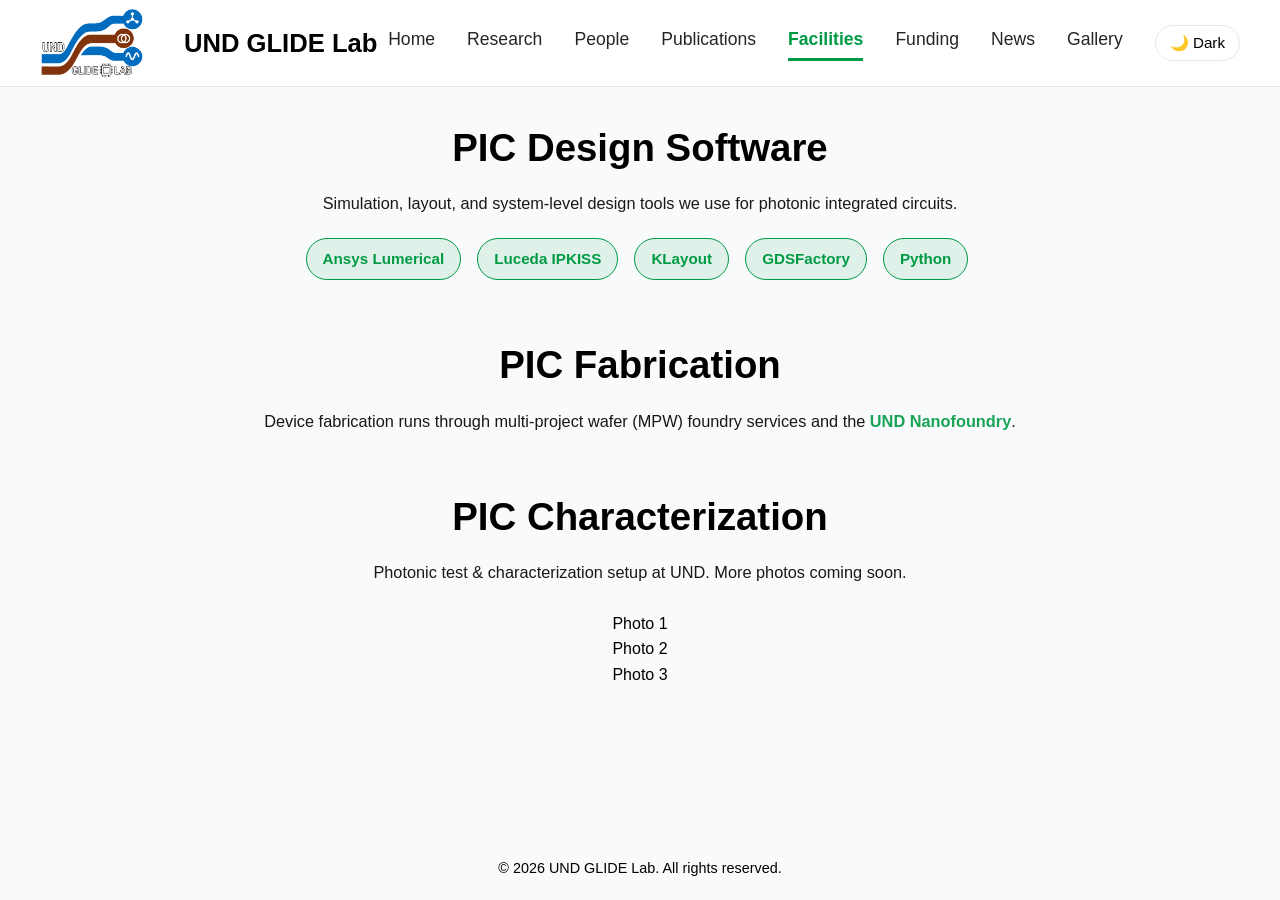
<file: facilities.html>
<!DOCTYPE html>
<html lang="en">
<head>
<meta charset="UTF-8">
<meta name="viewport" content="width=device-width, initial-scale=1.0">
<title>Research Facilities | UND GLIDE Lab</title>
<meta name="description" content="Software, equipment, and fabrication resources at UND GLIDE Lab.">
<link rel="stylesheet" href="css/style.css">
<style>
  .software-list {
    display: flex;
    flex-wrap: wrap;
    gap: 10px;
    justify-content: center;
    margin-top: 16px;
  }
  .software-list .tag {
    font-size: 0.95rem;
    padding: 8px 16px;
  }
  .facility-block {
    max-width: 900px;
    margin: 0 auto 50px;
    text-align: center;
  }
  .facility-block p {
    font-size: 1.02rem;
    line-height: 1.7;
    opacity: 0.9;
  }
  .facility-block a {
    color: var(--primary, #009A44);
    font-weight: 600;
  }
  .facility-block a:hover { text-decoration: underline; }
</style>
</head>
<body>

<header class="navbar">
  <div class="nav-inner">
    <a href="index.html" class="brand">
      <span class="brand-mark"></span> UND GLIDE Lab
    </a>
    <nav class="nav-links">
      <a href="index.html" data-page="index">Home</a>
      <a href="research.html" data-page="research">Research</a>
      <a href="people.html" data-page="people">People</a>
      <a href="publications.html" data-page="publications">Publications</a>
      <a href="facilities.html" data-page="facilities">Facilities</a>
      <a href="funding.html" data-page="funding">Funding</a>
      <a href="news.html" data-page="news">News</a>
      <a href="gallery.html" data-page="gallery">Gallery</a>
      <button class="theme-toggle">🌙 Dark</button>
    </nav>
    <button class="nav-toggle">☰</button>
  </div>
</header>

<section class="section">
  <div class="container">

    <div class="facility-block">
      <h2 class="section-title">PIC Design Software</h2>
      <p>Simulation, layout, and system-level design tools we use for photonic integrated circuits.</p>
      <div class="software-list">
        <span class="tag">Ansys Lumerical</span>
        <span class="tag">Luceda IPKISS</span>
        <span class="tag">KLayout</span>
        <span class="tag">GDSFactory</span>
        <span class="tag">Python</span>
      </div>
    </div>

    <div class="facility-block">
      <h2 class="section-title">PIC Fabrication</h2>
      <p>Device fabrication runs through multi-project wafer (MPW) foundry services and the <a href="https://arts-sciences.und.edu/research/nanofoundry/index.html">UND Nanofoundry</a>.</p>
    </div>

    <div class="facility-block">
      <h2 class="section-title">PIC Characterization</h2>
      <p>Photonic test &amp; characterization setup at UND. More photos coming soon.</p>
      <div class="gallery-grid" style="margin-top:24px;">
        <div class="gallery-item">Photo 1</div>
        <div class="gallery-item">Photo 2</div>
        <div class="gallery-item">Photo 3</div>
      </div>
    </div>

  </div>
</section>

<footer>
  <p class="copyright">© 2026 UND GLIDE Lab. All rights reserved.</p>
</footer>

<script src="js/script.js"></script>
<script>
document.querySelector('.nav-links a[data-page="facilities"]').classList.add('active');
</script>
</body>
</html>
</file>
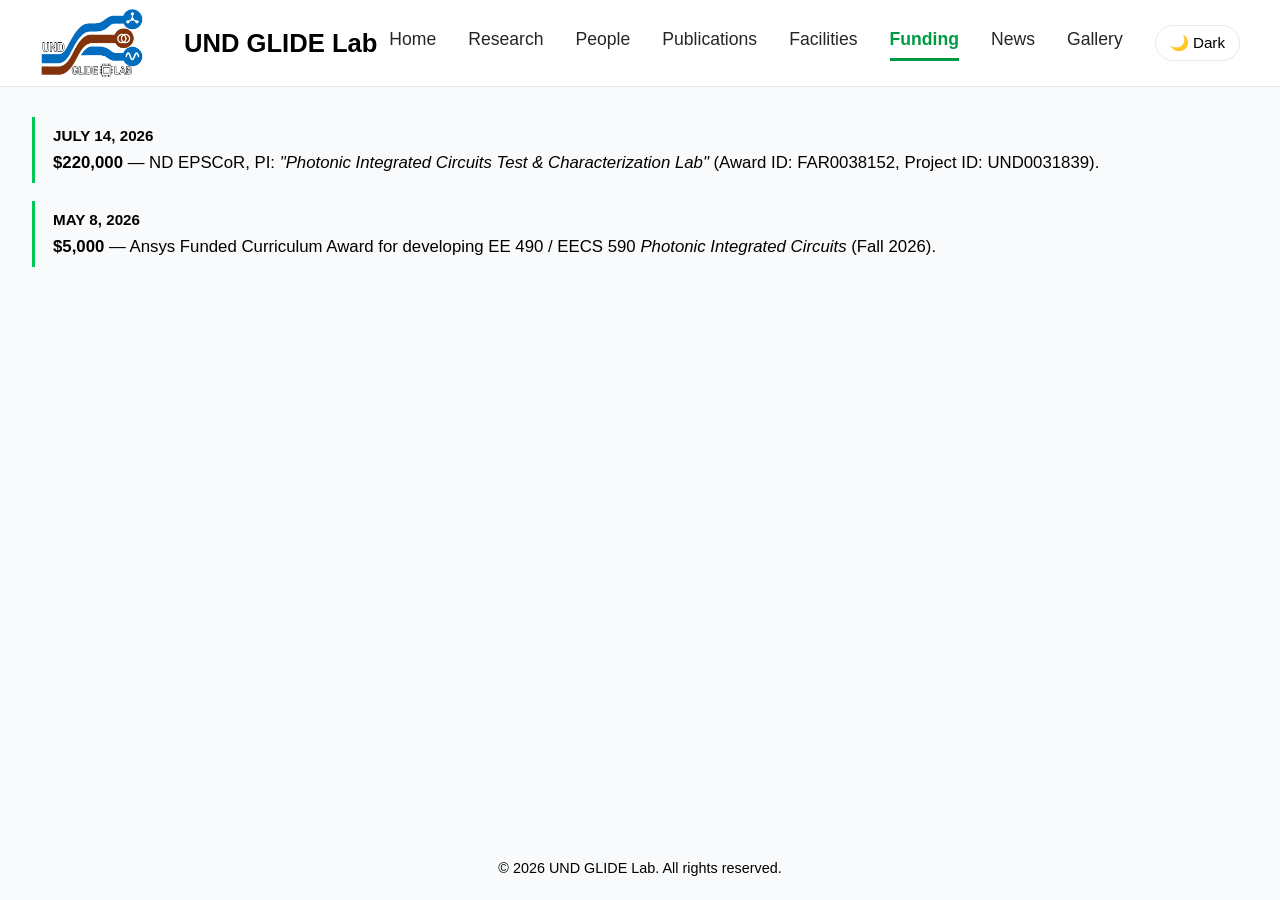
<file: funding.html>
<!DOCTYPE html>
<html lang="en">
<head>
<meta charset="UTF-8">
<meta name="viewport" content="width=device-width, initial-scale=1.0">
<title>Funding | UND GLIDE Lab</title>
<meta name="description" content="Grants and awards supporting UND GLIDE Lab research.">
<link rel="stylesheet" href="css/style.css">
<style>
  .list-item p a {
    color: var(--primary, #009A44);
    font-weight: 500;
  }
  .list-item p a:hover { text-decoration: underline; }
</style>
</head>
<body>

<header class="navbar">
  <div class="nav-inner">
    <a href="index.html" class="brand">
      <span class="brand-mark"></span> UND GLIDE Lab
    </a>
    <nav class="nav-links">
      <a href="index.html" data-page="index">Home</a>
      <a href="research.html" data-page="research">Research</a>
      <a href="people.html" data-page="people">People</a>
      <a href="publications.html" data-page="publications">Publications</a>
      <a href="facilities.html" data-page="facilities">Facilities</a>
      <a href="funding.html" data-page="funding">Funding</a>
      <a href="news.html" data-page="news">News</a>
      <a href="gallery.html" data-page="gallery">Gallery</a>
      <button class="theme-toggle">🌙 Dark</button>
    </nav>
    <button class="nav-toggle">☰</button>
  </div>
</header>

<section class="section">
  <div class="container">
    <div class="list-item">
      <span class="date">JULY 14, 2026</span>
      <p><strong>$220,000</strong> — ND EPSCoR, PI: <em>"Photonic Integrated Circuits Test &amp; Characterization Lab"</em> (Award ID: FAR0038152, Project ID: UND0031839).</p>
    </div>
    <div class="list-item">
      <span class="date">MAY 8, 2026</span>
      <p><strong>$5,000</strong> — Ansys Funded Curriculum Award for developing EE 490 / EECS 590 <em>Photonic Integrated Circuits</em> (Fall 2026).</p>
    </div>
  </div>
</section>

<footer>
  <p class="copyright">© 2026 UND GLIDE Lab. All rights reserved.</p>
</footer>

<script src="js/script.js"></script>
<script>
document.querySelector('.nav-links a[data-page="funding"]').classList.add('active');
</script>
</body>
</html>
</file>
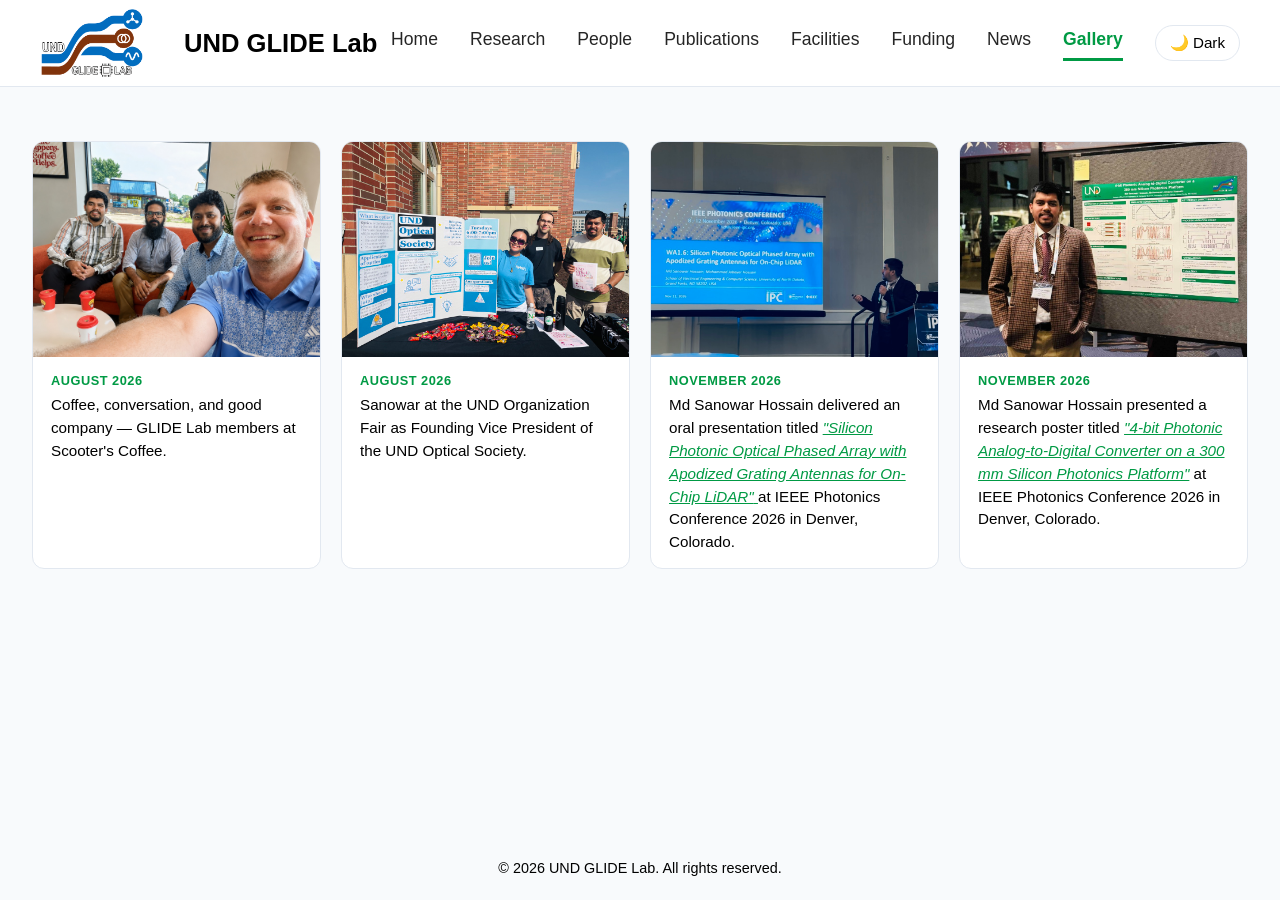
<file: gallery.html>
<!DOCTYPE html>
<html lang="en">
<head>
<meta charset="UTF-8">
<meta name="viewport" content="width=device-width, initial-scale=1.0">
<title>Gallery | UND GLIDE Lab</title>
<meta name="description" content="Lab outings, community activities, conferences, and moments from UND GLIDE Lab.">

<link rel="stylesheet" href="css/style.css">

<style>
  .photo-gallery {
    display: grid;
    grid-template-columns: repeat(4, minmax(0, 1fr));
    gap: 20px;
    margin-top: 24px;
  }

  .photo-card {
    background: var(--card-bg, #fff);
    border: 1px solid var(--border, #e2e8f0);
    border-radius: 12px;
    overflow: hidden;
    min-width: 0;
    transition: transform 0.2s, box-shadow 0.2s;
  }

  .photo-card:hover {
    transform: translateY(-4px);
    box-shadow: 0 12px 28px rgba(0,0,0,0.08);
  }

  .photo-card img {
    width: 100%;
    aspect-ratio: 4/3;
    object-fit: cover;
    display: block;
  }

  .photo-card .caption {
    padding: 14px 18px;
    font-size: 0.95rem;
    line-height: 1.5;
    overflow-wrap: break-word;
  }

  .photo-card .caption .date {
    display: block;
    font-size: 0.8rem;
    font-weight: 700;
    color: var(--primary, #009A44);
    margin-bottom: 4px;
    letter-spacing: 0.5px;
  }

  /* Tablet: 2 columns */
  @media (max-width: 900px) {
    .photo-gallery {
      grid-template-columns: repeat(2, minmax(0, 1fr));
    }
  }

  /* Mobile: 1 column */
  @media (max-width: 600px) {
    .photo-gallery {
      grid-template-columns: 1fr;
    }
  }
</style>
</head>

<body data-page="gallery">

<section class="hero" style="padding:70px 24px;">
  <div class="container">
    <h1>Gallery</h1>
    <p>Lab outings, community engagement, conferences, and moments from GLIDE Lab life.</p>
  </div>
</section>

<section class="section">
  <div class="container">

    <div class="photo-gallery">

      <!-- Photo 1: Scooter's Coffee -->
      <div class="photo-card">
        <img src="Images/Gallery Page/slide0.jpg"
             alt="GLIDE Lab at Scooter's Coffee">
        <div class="caption">
          <span class="date">AUGUST 2026</span>
          Coffee, conversation, and good company — GLIDE Lab members at Scooter's Coffee.
        </div>
      </div>

      <!-- Photo 2: UND Organization Fair -->
      <div class="photo-card">
        <img src="Images/Gallery Page/Org_Fair.jpg"
             alt="Sanowar at UND Organization Fair">
        <div class="caption">
          <span class="date">AUGUST 2026</span>
          Sanowar at the UND Organization Fair as Founding Vice President of the UND Optical Society.
        </div>
      </div>

      <!-- Photo 3: IEEE IPC 2026 Oral Presentation -->
      <div class="photo-card">
        <img src="Images/Gallery Page/slide1.jpg"
             alt="Sanowar delivering oral presentation at IEEE Photonics Conference 2026">
        <div class="caption">
          <span class="date">NOVEMBER 2026</span>
          Md Sanowar Hossain delivered an oral presentation titled
          <a href="https://www.researchgate.net/publication/412285933_Silicon_Photonic_Optical_Phased_Array_with_Apodized_Grating_Antennas_for_On-Chip_LiDAR"
             target="_blank" rel="noopener noreferrer">
            <em>"Silicon Photonic Optical Phased Array with Apodized Grating Antennas for On-Chip LiDAR"</em>
          </a>
          at IEEE Photonics Conference 2026 in Denver, Colorado.
        </div>
      </div>

      <!-- Photo 4: IEEE IPC 2026 Poster Presentation -->
      <div class="photo-card">
        <img src="Images/Gallery Page/slide2.jpg"
             alt="Sanowar presenting research poster at IEEE Photonics Conference 2026">
        <div class="caption">
          <span class="date">NOVEMBER 2026</span>
          Md Sanowar Hossain presented a research poster titled
          <a href="https://www.researchgate.net/publication/412286119_4-bit_Photonic_Analog-to-Digital_Converter_on_a_300_mm_Silicon_Photonics_Platform" target="_blank"><em>"4-bit Photonic Analog-to-Digital Converter on a 300 mm Silicon Photonics Platform"</em></a>
          at IEEE Photonics Conference 2026 in Denver, Colorado.
        </div>
      </div>

    </div>

  </div>
</section>

<script src="js/script.js"></script>

</body>
</html>
</file>
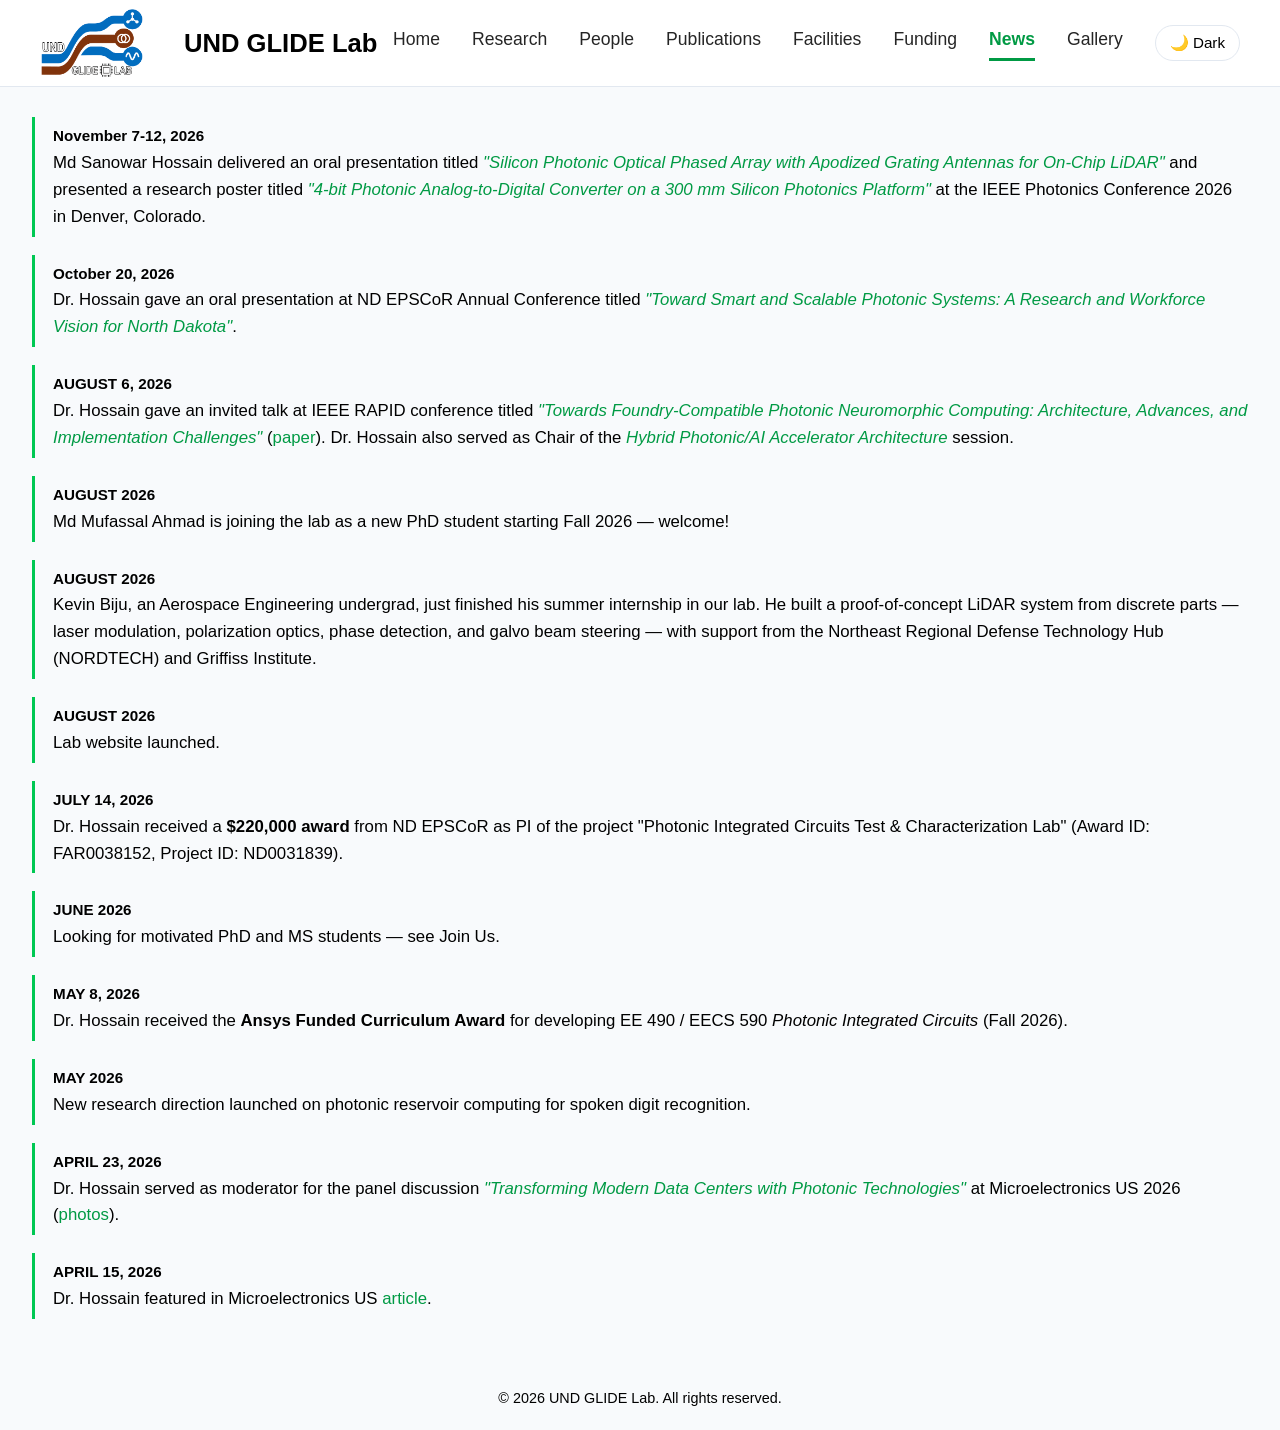
<file: news.html>
<!DOCTYPE html>
<html lang="en">
<head>
<meta charset="UTF-8">
<meta name="viewport" content="width=device-width, initial-scale=1.0">
<title>News | UND GLIDE Lab</title>
<meta name="description" content="Latest news from UND GLIDE Lab.">
<link rel="stylesheet" href="css/style.css">
<style>
  .list-item p a {
    color: var(--primary, #009A44);
    font-weight: 500;
  }
  .list-item p a:hover { text-decoration: underline; }
</style>
</head>
<body data-page="news">

<section class="hero" style="padding:70px 24px;">
  <div class="container">
    <h1>News</h1>
    <p>Lab announcements and updates.</p>
  </div>
</section>

<section class="section">
  <div class="container">

    <div class="list-item">
      <span class="date">November 7-12, 2026</span>
      <p>Md Sanowar Hossain delivered an oral presentation titled <a href="https://www.researchgate.net/publication/412285933_Silicon_Photonic_Optical_Phased_Array_with_Apodized_Grating_Antennas_for_On-Chip_LiDAR" target="_blank"><em>"Silicon Photonic Optical Phased Array with Apodized Grating Antennas for On-Chip LiDAR"</em></a> and presented a research poster titled <a href="https://www.researchgate.net/publication/412286119_4-bit_Photonic_Analog-to-Digital_Converter_on_a_300_mm_Silicon_Photonics_Platform" target="_blank"><em>"4-bit Photonic Analog-to-Digital Converter on a 300 mm Silicon Photonics Platform"</em></a> at the IEEE Photonics Conference 2026 in Denver, Colorado.</p>
    </div>

    <div class="list-item">
      <span class="date">October 20, 2026</span>
      <p> Dr. Hossain gave an oral presentation at ND EPSCoR Annual Conference titled <a href="https://ndepscor.ndus.edu/2026-annual-conference-abstracts/hossain-jobayer" target="_blank"><em>"Toward Smart and Scalable Photonic Systems: A Research and Workforce Vision for North Dakota"</em></a>.</p>
    </div>
  

    <div class="list-item">
      <span class="date">AUGUST 6, 2026</span>
      <p>Dr. Hossain gave an invited talk at IEEE RAPID conference titled <a href="https://rapid2026.exordo.com/programme/presentation/200" target="_blank"><em>"Towards Foundry-Compatible Photonic Neuromorphic Computing: Architecture, Advances, and Implementation Challenges"</em></a> (<a href="https://www.researchgate.net/publication/411172885_Towards_Foundry-Compatible_Photonic_Neuromorphic_Computing_Architecture_Advances_and_Implementation_Challenges" target="_blank">paper</a>). Dr. Hossain also served as Chair of the <a href="https://rapid2026.exordo.com/programme/session/104" target="_blank"><em>Hybrid Photonic/AI Accelerator Architecture</em></a> session.</p>
    </div>

    <div class="list-item">
      <span class="date">AUGUST 2026</span>
      <p>Md Mufassal Ahmad is joining the lab as a new PhD student starting Fall 2026 — welcome!</p>
    </div>

    <div class="list-item">
      <span class="date">AUGUST 2026</span>
      <p>Kevin Biju, an Aerospace Engineering undergrad, just finished his summer internship in our lab. He built a proof-of-concept LiDAR system from discrete parts — laser modulation, polarization optics, phase detection, and galvo beam steering — with support from the Northeast Regional Defense Technology Hub (NORDTECH) and Griffiss Institute.</p>
    </div>

    <div class="list-item">
      <span class="date">AUGUST 2026</span>
      <p>Lab website launched.</p>
    </div>

    <div class="list-item">
      <span class="date">JULY 14, 2026</span>
      <p>Dr. Hossain received a <strong>$220,000 award</strong> from ND EPSCoR as PI of the project "Photonic Integrated Circuits Test &amp; Characterization Lab" (Award ID: FAR0038152, Project ID: ND0031839).</p>
    </div>

    <div class="list-item">
      <span class="date">JUNE 2026</span>
      <p>Looking for motivated PhD and MS students — see Join Us.</p>
    </div>

    <div class="list-item">
      <span class="date">MAY 8, 2026</span>
      <p>Dr. Hossain received the <strong>Ansys Funded Curriculum Award</strong> for developing EE 490 / EECS 590 <em>Photonic Integrated Circuits</em> (Fall 2026).</p>
    </div>

    <div class="list-item">
      <span class="date">MAY 2026</span>
      <p>New research direction launched on photonic reservoir computing for spoken digit recognition.</p>
    </div>

    <div class="list-item">
      <span class="date">APRIL 23, 2026</span>
      <p>Dr. Hossain served as moderator for the panel discussion <a href="https://www.microelectronicsus.com/photonics-us-agenda/transforming-modern-data-centers-photonic-technologies-panel" target="_blank"><em>"Transforming Modern Data Centers with Photonic Technologies"</em></a> at Microelectronics US 2026 (<a href="https://www.linkedin.com/posts/mdjobayer_photonics-datacenters-ai-share-7455788058005655552-CHym/" target="_blank">photos</a>).</p>
    </div>

    <div class="list-item">
      <span class="date">APRIL 15, 2026</span>
      <p>Dr. Hossain featured in Microelectronics US <a href="https://www.microelectronicsus.com/blog1/jobayer-hossain-und-ai-impacting-inverse-design-photonic-devices" target="_blank">article</a>.</p>
    </div>

  </div>
</section>

<script src="js/script.js"></script>
</body>
</html>
</file>
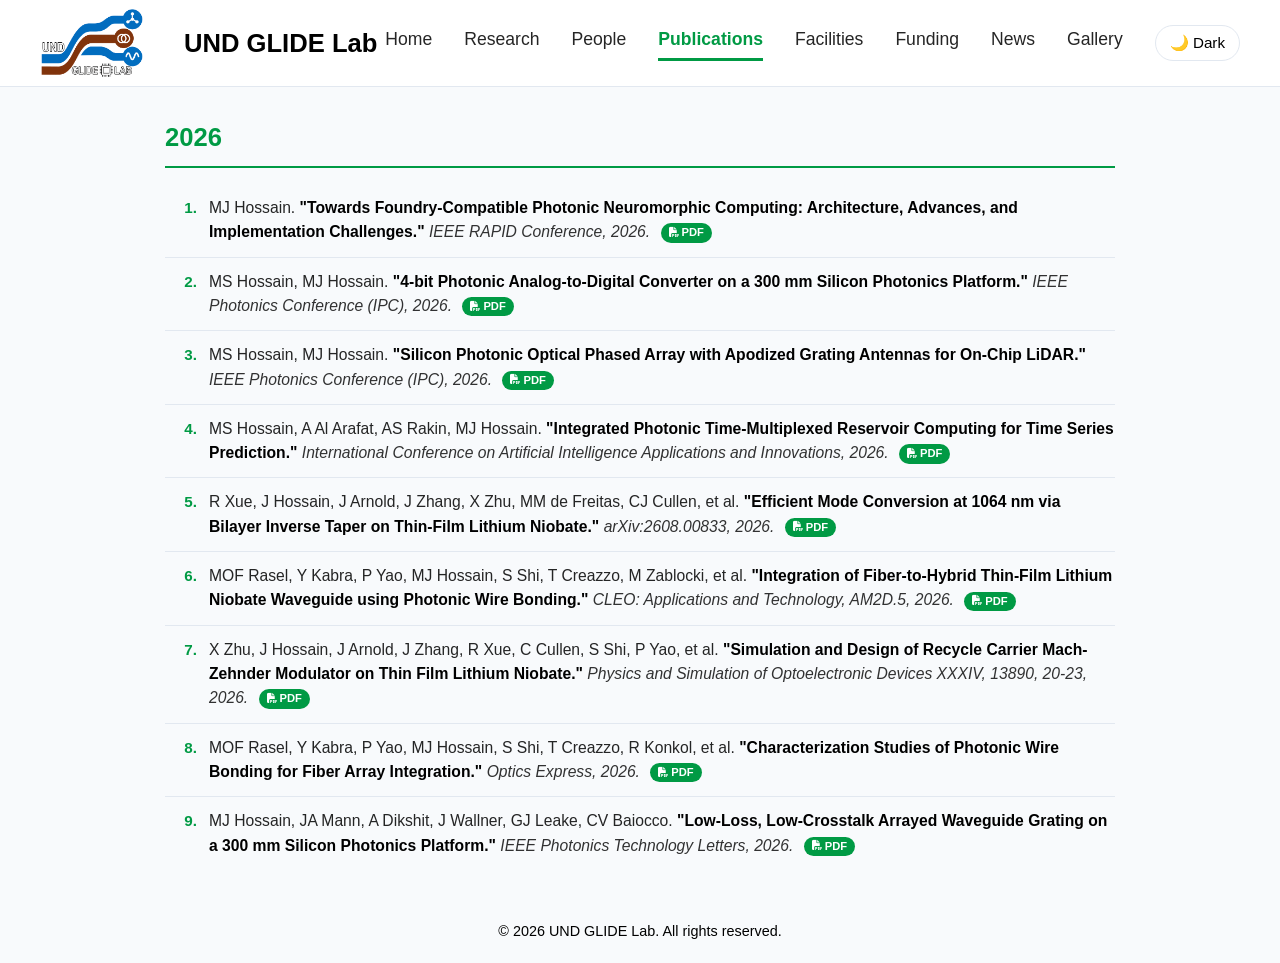
<file: publications.html>
<!DOCTYPE html>
<html lang="en">
<head>
<meta charset="UTF-8">
<meta name="viewport" content="width=device-width, initial-scale=1.0">
<title>Publications | UND GLIDE Lab</title>
<meta name="description" content="Publications from UND GLIDE Lab.">
<link rel="stylesheet" href="css/style.css">
<link rel="stylesheet" href="https://cdnjs.cloudflare.com/ajax/libs/font-awesome/6.5.0/css/all.min.css">
<style>
  .year-heading {
    font-size: 1.6rem;
    color: var(--primary, #009A44);
    margin: 32px 0 16px;
    padding-bottom: 8px;
    border-bottom: 2px solid var(--primary, #009A44);
  }
  .year-heading:first-of-type {
    margin-top: 0;
  }
  .pub-list {
    list-style: none;
    counter-reset: pub;
    padding: 0;
    margin: 0;
  }
  .pub-list li {
    counter-increment: pub;
    padding: 12px 0 12px 44px;
    border-bottom: 1px solid var(--border, #e2e8f0);
    position: relative;
    line-height: 1.55;
    font-size: 0.98rem;
  }
  .pub-list li:last-child {
    border-bottom: none;
  }
  .pub-list li::before {
    content: counter(pub) ".";
    position: absolute;
    left: 0;
    top: 12px;
    width: 32px;
    text-align: right;
    font-weight: 700;
    color: var(--primary, #009A44);
    font-size: 0.95rem;
  }
  .pub-list .title {
    font-weight: 600;
    color: var(--text, #000);
  }
  .pub-list .authors {
    color: var(--text, #000);
    opacity: 0.85;
  }
  .pub-list .venue {
    font-style: italic;
    opacity: 0.8;
  }
  .pub-list .pdf-link {
    display: inline-flex;
    align-items: center;
    gap: 3px;
    margin-left: 6px;
    padding: 1px 8px;
    background: var(--primary, #009A44);
    color: #fff;
    border-radius: 10px;
    font-size: 0.7rem;
    font-weight: 600;
    text-decoration: none;
    transition: background 0.2s, transform 0.2s;
    vertical-align: middle;
  }
  .pub-list .pdf-link i {
    font-size: 0.65rem;
  }
  .pub-list .pdf-link:hover {
    background: var(--accent, #00C853);
    transform: translateY(-1px);
  }
  .pub-container {
    max-width: 950px;
    margin: 0 auto;
  }
</style>
</head>
<body data-page="publications">

<section class="hero" style="padding:70px 24px;">
  <div class="container">
    <h1>Publications</h1>
    <p>Journal articles, conference papers, and preprints.</p>
  </div>
</section>

<section class="section">
  <div class="container">
    <div class="pub-container">

      <h2 class="year-heading">2026</h2>
      <ol class="pub-list">
        <li>
          <span class="authors">MJ Hossain.</span>
          <span class="title">"Towards Foundry-Compatible Photonic Neuromorphic Computing: Architecture, Advances, and Implementation Challenges."</span>
          <span class="venue">IEEE RAPID Conference, 2026.</span>
          <a class="pdf-link" href="https://www.researchgate.net/publication/411172885_Towards_Foundry-Compatible_Photonic_Neuromorphic_Computing_Architecture_Advances_and_Implementation_Challenges" target="_blank"><i class="fa-solid fa-file-pdf"></i> PDF</a>
        </li>
        <li>
          <span class="authors">MS Hossain, MJ Hossain.</span>
          <span class="title">"4-bit Photonic Analog-to-Digital Converter on a 300 mm Silicon Photonics Platform."</span>
          <span class="venue">IEEE Photonics Conference (IPC), 2026.</span>
          <a class="pdf-link" href="https://www.researchgate.net/publication/412286119_4-bit_Photonic_Analog-to-Digital_Converter_on_a_300_mm_Silicon_Photonics_Platform" target="_blank"><i class="fa-solid fa-file-pdf"></i> PDF</a>
        </li>
        <li>
          <span class="authors">MS Hossain, MJ Hossain.</span>
          <span class="title">"Silicon Photonic Optical Phased Array with Apodized Grating Antennas for On-Chip LiDAR."</span>
          <span class="venue">IEEE Photonics Conference (IPC), 2026.</span>
          <a class="pdf-link" href="https://www.researchgate.net/publication/412285933_Silicon_Photonic_Optical_Phased_Array_with_Apodized_Grating_Antennas_for_On-Chip_LiDAR" target="_blank"><i class="fa-solid fa-file-pdf"></i> PDF</a>
        </li>
        <li>
          <span class="authors">MS Hossain, A Al Arafat, AS Rakin, MJ Hossain.</span>
          <span class="title">"Integrated Photonic Time-Multiplexed Reservoir Computing for Time Series Prediction."</span>
          <span class="venue">International Conference on Artificial Intelligence Applications and Innovations, 2026.</span>
          <a class="pdf-link" href="https://www.researchgate.net/publication/414033907_Integrated_Photonic_Time-Multiplexed_Reservoir_Computing_for_Time_Series_Prediction" target="_blank"><i class="fa-solid fa-file-pdf"></i> PDF</a>
        </li>
        <li>
          <span class="authors">R Xue, J Hossain, J Arnold, J Zhang, X Zhu, MM de Freitas, CJ Cullen, et al.</span>
          <span class="title">"Efficient Mode Conversion at 1064 nm via Bilayer Inverse Taper on Thin-Film Lithium Niobate."</span>
          <span class="venue">arXiv:2608.00833, 2026.</span>
          <a class="pdf-link" href="https://www.researchgate.net/publication/411181525_Efficient_Mode_Conversion_at_1064_nm_via_Bilayer_Inverse_Taper_on_Thin-Film_Lithium_Niobate" target="_blank"><i class="fa-solid fa-file-pdf"></i> PDF</a>
        </li>
        <li>
          <span class="authors">MOF Rasel, Y Kabra, P Yao, MJ Hossain, S Shi, T Creazzo, M Zablocki, et al.</span>
          <span class="title">"Integration of Fiber-to-Hybrid Thin-Film Lithium Niobate Waveguide using Photonic Wire Bonding."</span>
          <span class="venue">CLEO: Applications and Technology, AM2D.5, 2026.</span>
          <a class="pdf-link" href="https://www.researchgate.net/publication/409986353_Integration_of_Fiber-to-Hybrid_Thin-Film_Lithium_Niobate_Waveguide_using_Photonic_Wire_Bonding" target="_blank"><i class="fa-solid fa-file-pdf"></i> PDF</a>
        </li>
        <li>
          <span class="authors">X Zhu, J Hossain, J Arnold, J Zhang, R Xue, C Cullen, S Shi, P Yao, et al.</span>
          <span class="title">"Simulation and Design of Recycle Carrier Mach-Zehnder Modulator on Thin Film Lithium Niobate."</span>
          <span class="venue">Physics and Simulation of Optoelectronic Devices XXXIV, 13890, 20-23, 2026.</span>
          <a class="pdf-link" href="https://www.spiedigitallibrary.org/conference-proceedings-of-spie/13890/1389005/Simulation-and-design-of-recycle-carrier-Mach-Zehnder-modulator-on/10.1117/12.3082225.pdf?casa_token=N0YMq0rwpwoAAAAA:qCb51hME59DNMAfFzbXgmjbk3HZ_nd3VbRb0Wozixg1nMaiGgdeEn1am2Asapnmo2NRmoTsH9IFK" target="_blank"><i class="fa-solid fa-file-pdf"></i> PDF</a>
        </li>
        <li>
          <span class="authors">MOF Rasel, Y Kabra, P Yao, MJ Hossain, S Shi, T Creazzo, R Konkol, et al.</span>
          <span class="title">"Characterization Studies of Photonic Wire Bonding for Fiber Array Integration."</span>
          <span class="venue">Optics Express, 2026.</span>
          <a class="pdf-link" href="https://www.researchgate.net/publication/401872518_Characterization_studies_of_photonic_wire_bonding_for_fiber_array_integration" target="_blank"><i class="fa-solid fa-file-pdf"></i> PDF</a>
        </li>
        <li>
          <span class="authors">MJ Hossain, JA Mann, A Dikshit, J Wallner, GJ Leake, CV Baiocco.</span>
          <span class="title">"Low-Loss, Low-Crosstalk Arrayed Waveguide Grating on a 300 mm Silicon Photonics Platform."</span>
          <span class="venue">IEEE Photonics Technology Letters, 2026.</span>
          <a class="pdf-link" href="https://www.researchgate.net/publication/400893666_Low-Loss_Low-Crosstalk_Arrayed_Waveguide_Grating_on_a_300_mm_Silicon_Photonics_Platform" target="_blank"><i class="fa-solid fa-file-pdf"></i> PDF</a>
        </li>
      </ol>

      <!-- Add more years below like this:

      <h2 class="year-heading">2025</h2>
      <ol class="pub-list">
        <li>
          <span class="authors">Author 1, Author 2.</span>
          <span class="title">"Paper title."</span>
          <span class="venue">Venue, 2025.</span>
          <a class="pdf-link" href="URL" target="_blank"><i class="fa-solid fa-file-pdf"></i> PDF</a>
        </li>
      </ol>

      -->

    </div>
  </div>
</section>

<script src="js/script.js"></script>
</body>
</html>
</file>
<file: css/style.css>
:root {
  --primary: #009A44;
  --accent: #00C853;
  --bg: #F8FAFC;
  --text: #000000;
  --card-bg: #FFFFFF;
  --border: #E2E8F0;
}

[data-theme="dark"] {
  --primary: #00C853;
  --accent: #009A44;
  --bg: #0F172A;
  --text: #E2E8F0;
  --card-bg: #1E293B;
  --border: #334155;
}

* { margin: 0; padding: 0; box-sizing: border-box; }

body {
  font-family: 'Inter', 'Source Sans Pro', -apple-system, BlinkMacSystemFont, sans-serif;
  background: var(--bg);
  color: var(--text);
  line-height: 1.6;
  transition: background 0.3s, color 0.3s;
  min-height: 100vh;
  display: flex;
  flex-direction: column;
}

a { text-decoration: none; color: inherit; }
img { max-width: 100%; display: block; }
ul { list-style: none; }

.container {
  max-width: 1400px;
  margin: 0 auto;
  padding: 0 2rem;
}

/* ---------- NAVBAR ---------- */
.navbar {
  position: sticky;
  top: 0;
  z-index: 1000;
  background: var(--card-bg);
  border-bottom: 1px solid var(--border);
}

.nav-inner {
  max-width: 1400px;
  margin: 0 auto;
  padding: 8px 40px;
  min-height: 86px;
  display: flex;
  align-items: center;
  justify-content: space-between;
}

.brand {
  font-weight: 700;
  font-size: 1.6rem;
  color: var(--primary);
  display: flex;
  align-items: center;
  gap: 14px;
}

.brand-mark {
  width: 130px;
  height: 70px;
  background-image: url('../glide lab logo.png');
  background-size: contain;
  background-repeat: no-repeat;
  background-position: left center;
  display: inline-block;
}

.nav-links {
  display: flex;
  gap: 32px;
  align-items: center;
}

.nav-links a {
  font-size: 1.1rem;
  font-weight: 500;
  color: var(--text);
  opacity: 0.85;
  transition: opacity 0.2s, color 0.2s;
  padding-bottom: 4px;
  border-bottom: 3px solid transparent;
}

.nav-links a:hover {
  opacity: 1;
  color: var(--primary);
}

.nav-links a.active {
  opacity: 1;
  color: var(--primary);
  font-weight: 700;
  border-bottom: 3px solid var(--primary);
}

.theme-toggle {
  background: none;
  border: 1px solid var(--border);
  border-radius: 20px;
  padding: 8px 14px;
  cursor: pointer;
  color: var(--text);
  font-size: 0.95rem;
}

.nav-toggle {
  display: none;
  background: none;
  border: none;
  font-size: 1.5rem;
  color: var(--text);
  cursor: pointer;
}

@media (max-width: 860px) {
  .nav-links {
    position: absolute;
    top: 86px;
    left: 0;
    right: 0;
    background: var(--card-bg);
    flex-direction: column;
    padding: 16px 24px;
    border-bottom: 1px solid var(--border);
    display: none;
  }
  .nav-links.open { display: flex; }
  .nav-toggle { display: block; }
}

/* ---------- HERO (hidden on all pages) ---------- */
.hero {
  display: none !important;
}

.btn-row { display: flex; gap: 16px; justify-content: center; flex-wrap: wrap; }

.btn {
  display: inline-block;
  padding: 12px 26px;
  border-radius: 8px;
  font-weight: 600;
  font-size: 0.95rem;
  transition: transform 0.2s, box-shadow 0.2s;
}

.btn-primary { background: #fff; color: var(--primary); }
.btn-outline { border: 1.5px solid rgba(255,255,255,0.7); color: #fff; }
.btn:hover { transform: translateY(-2px); box-shadow: 0 8px 20px rgba(0,0,0,0.15); }

/* ---------- SECTIONS ---------- */
.section { padding: 30px 0; }
.section-alt { background: var(--card-bg); }

.section-title {
  font-size: 2.4rem;
  font-weight: 800;
  color: var(--primary);
  margin-bottom: 12px;
  text-align: center;
}

.section-sub {
  text-align: center;
  max-width: 640px;
  margin: 0 auto 16px;
  font-size: 1.05rem;
  opacity: 0.8;
}

/* ---------- GRID / CARDS ---------- */
.grid {
  display: grid;
  gap: 24px;
  grid-template-columns: repeat(auto-fit, minmax(260px, 1fr));
}

.card {
  background: var(--card-bg);
  border: 1px solid var(--border);
  border-radius: 14px;
  padding: 28px;
  transition: transform 0.2s, box-shadow 0.2s;
}

.card:hover { transform: translateY(-4px); box-shadow: 0 12px 28px rgba(0,0,0,0.08); }

.card .icon {
  width: 46px;
  height: 46px;
  border-radius: 10px;
  background: linear-gradient(135deg, var(--primary), var(--accent));
  margin-bottom: 16px;
}

.card h3 { font-size: 1.3rem; margin-bottom: 8px; color: var(--primary); }
.card p { font-size: 1.02rem; opacity: 0.85; }

/* ---------- PILL TAGS / RESEARCH BUTTONS ---------- */
.tag {
  display: inline-block;
  background: rgba(0, 154, 68, 0.1);
  color: var(--primary);
  border: 1.5px solid var(--primary);
  font-size: 0.9rem;
  font-weight: 600;
  padding: 10px 22px;
  border-radius: 999px;
  margin: 4px 6px 4px 0;
  transition: background 0.2s, color 0.2s, transform 0.2s;
  cursor: pointer;
}

.tag:hover {
  background: var(--primary);
  color: #fff;
  transform: translateY(-1px);
}

/* ---------- NEWS / LIST ---------- */
.list-item {
  border-left: 3px solid var(--accent);
  padding: 6px 0 6px 18px;
  margin-bottom: 18px;
  font-size: 1.05rem;
}

.list-item .date { font-size: 0.95rem; font-weight: 700; color: var(--accent); }

/* ---------- PEOPLE ---------- */
.person {
  background: var(--card-bg);
  border: 1px solid var(--border);
  border-radius: 14px;
  padding: 28px;
  text-align: center;
}

.avatar {
  width: 260px;
  height: 260px;
  border-radius: 50%;
  margin: 0 auto 20px;
  background: linear-gradient(135deg, var(--primary), var(--accent));
}

.person h3 { color: var(--primary); margin-bottom: 4px; font-size: 1.2rem; }
.person .role { font-size: 0.95rem; opacity: 0.7; margin-bottom: 12px; }

/* ---------- PUBLICATIONS ---------- */
.pub-item {
  background: var(--card-bg);
  border: 1px solid var(--border);
  border-radius: 12px;
  padding: 20px 24px;
  margin-bottom: 16px;
}

.pub-item h4 { color: var(--primary); margin-bottom: 6px; font-size: 1.1rem; }
.pub-item .venue { font-style: italic; opacity: 0.8; font-size: 0.95rem; }
.pub-links { margin-top: 10px; display: flex; gap: 14px; }
.pub-links a { color: var(--accent); font-weight: 600; font-size: 0.9rem; }

/* ---------- FORM ---------- */
.form-box {
  max-width: 560px;
  margin: 0 auto;
  background: var(--card-bg);
  border: 1px solid var(--border);
  border-radius: 14px;
  padding: 32px;
}

.form-box label { display: block; font-size: 0.9rem; font-weight: 600; margin-bottom: 6px; margin-top: 16px; }

.form-box input, .form-box textarea {
  width: 100%;
  padding: 10px 12px;
  border-radius: 8px;
  border: 1px solid var(--border);
  background: var(--bg);
  color: var(--text);
  font-family: inherit;
  font-size: 1rem;
}

.form-box button { margin-top: 22px; width: 100%; }

/* ---------- CONTACT (index page) ---------- */
.contact-grid {
  display: grid;
  grid-template-columns: 1fr 1fr;
  gap: 32px;
  max-width: 900px;
  margin: 0 auto;
}

.contact-card {
  background: var(--card-bg);
  border: 1px solid var(--border);
  border-radius: 12px;
  padding: 20px 24px;
  text-align: center;
}

.contact-card h4 {
  color: var(--primary);
  font-size: 1.15rem;
  margin: 0 0 12px;
  padding-bottom: 8px;
  border-bottom: 2px solid var(--primary);
  display: inline-block;
}

.contact-card p {
  margin: 0;
  line-height: 1.7;
  font-size: 0.98rem;
}

.contact-card a {
  color: var(--primary);
  text-decoration: none;
  font-weight: 500;
}

.contact-card a:hover { text-decoration: underline; }

@media (max-width: 700px) {
  .contact-grid { grid-template-columns: 1fr; }
}

/* ---------- FOOTER ---------- */
/* Light mode footer */
footer {
  background: none !important;
  color: #000 !important;
  padding: 20px 24px !important;
  text-align: center !important;
  margin-top: auto !important;
  display: block !important;
}

footer .copyright,
footer p {
  color: #000 !important;
  font-size: 0.9rem !important;
  margin: 0 !important;
  opacity: 1 !important;
}

/* Dark mode footer — white text */
[data-theme="dark"] footer,
[data-theme="dark"] footer .copyright,
[data-theme="dark"] footer p {
  color: #fff !important;
}


/* ---------- GALLERY ---------- */
.photo-gallery {
  display: grid;
  grid-template-columns: repeat(4, minmax(0, 1fr));
  gap: 20px;
  margin-top: 24px;
}

.photo-card {
  background: var(--card-bg);
  border: 1px solid var(--border);
  border-radius: 12px;
  overflow: hidden;
  min-width: 0;
  transition: transform 0.2s, box-shadow 0.2s;
}

.photo-card:hover {
  transform: translateY(-4px);
  box-shadow: 0 12px 28px rgba(0,0,0,0.08);
}

.photo-card img {
  width: 100%;
  aspect-ratio: 4/3;
  object-fit: cover;
  display: block;
}

.photo-card .caption {
  padding: 14px 18px;
  font-size: 0.95rem;
  line-height: 1.5;
  overflow-wrap: break-word;
}

.photo-card .caption .date {
  display: block;
  font-size: 0.8rem;
  font-weight: 700;
  color: var(--primary);
  margin-bottom: 4px;
  letter-spacing: 0.5px;
}

.photo-card .caption a {
  color: var(--primary);
  text-decoration: underline;
}

/* Tablet */
@media (max-width: 900px) {
  .photo-gallery {
    grid-template-columns: repeat(2, minmax(0, 1fr));
  }
}

/* Mobile */
@media (max-width: 600px) {
  .photo-gallery {
    grid-template-columns: 1fr;
  }
}


/* ---------- LIGHT MODE — force all colored text to black ---------- */
html:not([data-theme="dark"]) .brand,
html:not([data-theme="dark"]) .section-title,
html:not([data-theme="dark"]) .card h3,
html:not([data-theme="dark"]) .person h3,
html:not([data-theme="dark"]) .pub-item h4,
html:not([data-theme="dark"]) .contact-card h4,
html:not([data-theme="dark"]) .contact-card a,
html:not([data-theme="dark"]) .btn-primary,
html:not([data-theme="dark"]) .list-item .date,
html:not([data-theme="dark"]) .pub-links a {
  color: #000000;
}
</file>
